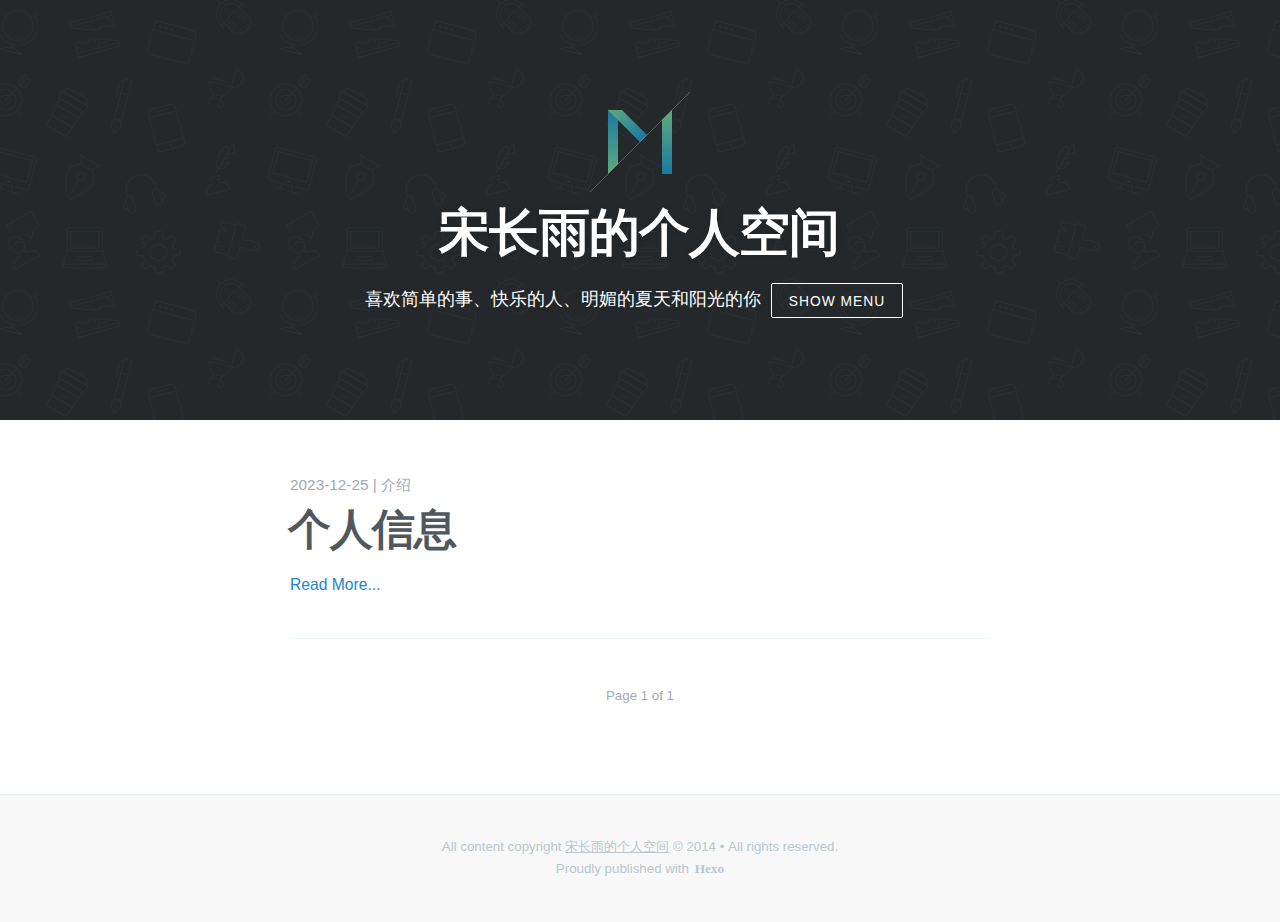
<file: index.html>
<!DOCTYPE html>
<html>

<head>
  <meta http-equiv="Content-Type" content="text/html" charset="UTF-8" >
  <meta http-equiv="X-UA-Compatible" content="IE=edge,chrome=1"/>
  <title>宋长雨的个人空间</title>
  <meta name="description" content="喜欢简单的事、快乐的人、明媚的夏天和阳光的你" />
  <meta name="HandheldFriendly" content="True" />
  <meta name="MobileOptimized" content="320" />
  <meta name="viewport" content="width=device-width, initial-scale=1.0" />
  <link rel="stylesheet" type="text/css" href="/css/screen.css" />
  <link rel="stylesheet" type="text/css" href="/css/style.css" />
  <meta name="generator" content="宋长雨的个人空间">

  
  
  

  
</head>

<!--
<body class="home-template">
-->
<body class="home-template">
<div id="perspective" class="perspective effect-movedown">
  <div class="container">
    <!-- wrapper -->
    <div class="wrapper">

      <header class="site-head"  style="background: #24282b url(/img/img-bg.jpg) 0 -20%" >
    <div class="vertical">
        <div class="site-head-content inner">
             <a class="blog-logo" href="/"><img src="/img/logo.svg" alt="Blog Logo"/></a> 
            <h1 class="blog-title">宋长雨的个人空间</h1>
            <h2 class="blog-description">喜欢简单的事、快乐的人、明媚的夏天和阳光的你<button id="showMenu">Show Menu</button></h2>
        </div>
    </div>
</header>

      
<main class="content" role="main">
  
  <article class="post">
    <header class="post-header">
      <span class="post-meta">
      <time datetime="2023-12-25T10:05:28.000Z" itemprop="datePublished">
          2023-12-25
      </time>
    
    
    | 
    <a href='/tags/介绍/'>介绍</a>
    
    
</span>
      <h2 class="post-title"><a href="/2023/12/25/个人信息/">个人信息</a></h2>
    </header>
    <section class="post-excerpt">
      <p>
      
        

      
      </p>
      
      <p>
          <a href="/2023/12/25/个人信息/" class="excerpt-link">Read More...</a>
      </p>
      
    </section>
  </article>
  
  <nav class="pagination" role="pagination">
    
    <span class="page-number">Page 1 of 1</span>
    
  </nav>
</main>


      
<footer class="site-footer">
  
  <div class="inner">
     <section class="copyright">All content copyright <a href="/">宋长雨的个人空间</a> &copy; 2014 &bull; All rights reserved.</section>
     <section class="poweredby">Proudly published with <a class="icon-ghost" target="_blank" rel="noopener" href="http://zespia.tw/hexo/">Hexo</a></section>
  </div>
</footer>

      <script src="//ajax.googleapis.com/ajax/libs/jquery/2.0.3/jquery.min.js"></script>

<script type="text/javascript" src="/js/jquery.fitvids.js"></script>
<script type="text/javascript" src="/js/index.js"></script>
<script type="text/javascript" src="/js/menu.js"></script>





  </div>
</div>

<nav  class="outer-nav top horizontal">

          <a class="icon-home"  href="/"><span>Home</span></a>

          <a class="icon-news"  href="/archive"><span>Archive</span></a>

          <a class="icon-image"  href="/images"><span>Images</span></a>

          <a class="icon-wiki"  href="/wiki/2014-10-28-wiki/"><span>Wiki</span></a>

          <a class="icon-Favorites"  href="/favorites"><span>Favorites</span></a>

          <a class="icon-mail"  href="/about/2014-09-11-mabao/"><span>Contact</span></a>

</nav>

</div>
</body>
</html>
</file>
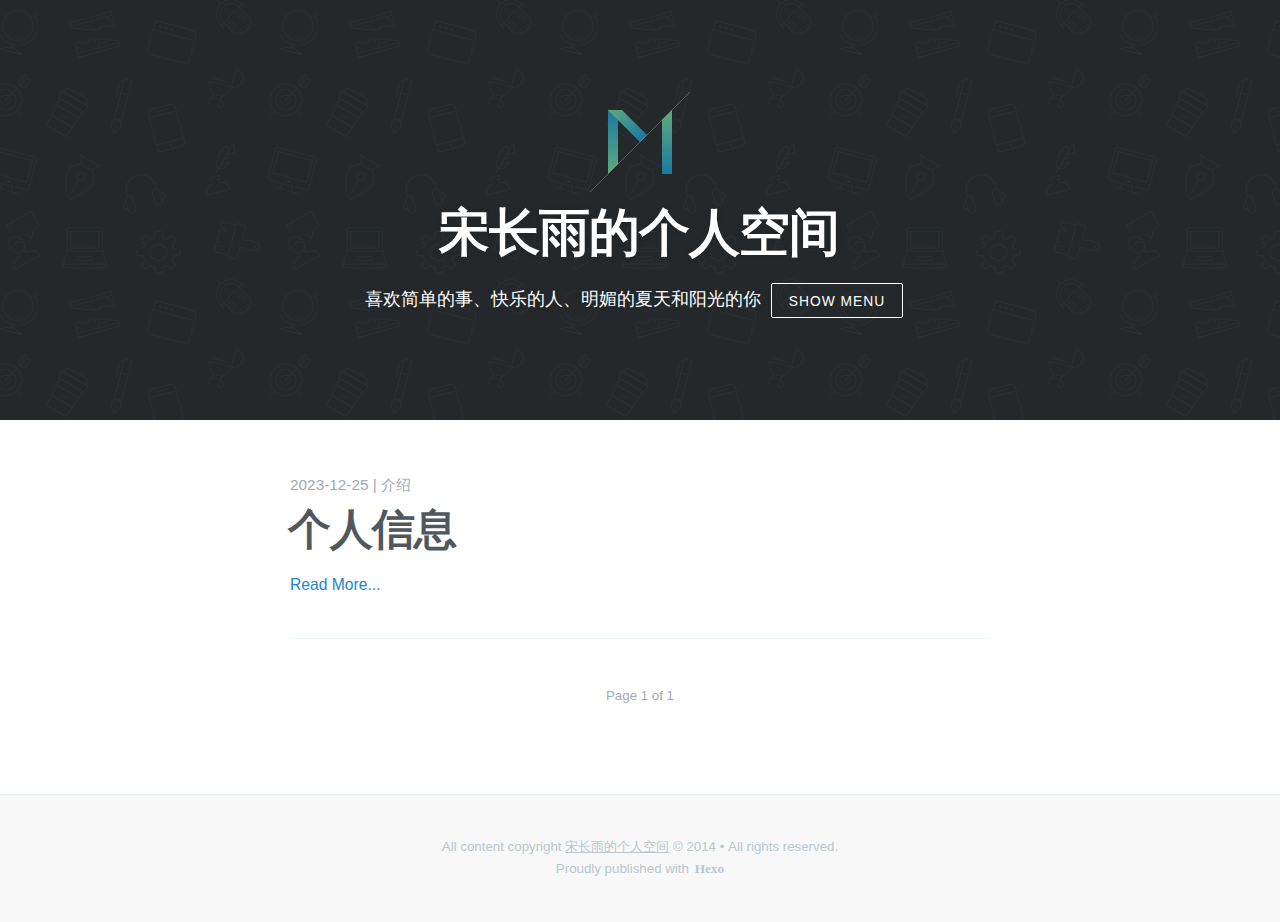
<file: archives/index.html>
<!DOCTYPE html>
<html>

<head>
  <meta http-equiv="Content-Type" content="text/html" charset="UTF-8" >
  <meta http-equiv="X-UA-Compatible" content="IE=edge,chrome=1"/>
  <title>Archives | 宋长雨的个人空间</title>
  <meta name="description" content="喜欢简单的事、快乐的人、明媚的夏天和阳光的你" />
  <meta name="HandheldFriendly" content="True" />
  <meta name="MobileOptimized" content="320" />
  <meta name="viewport" content="width=device-width, initial-scale=1.0" />
  <link rel="stylesheet" type="text/css" href="/css/screen.css" />
  <link rel="stylesheet" type="text/css" href="/css/style.css" />
  <meta name="generator" content="宋长雨的个人空间">

  
  
  

  
</head>

<!--
<body class="home-template">
-->
<body class="home-template">
<div id="perspective" class="perspective effect-movedown">
  <div class="container">
    <!-- wrapper -->
    <div class="wrapper">

      <header class="site-head"  style="background: #24282b url(/img/img-bg.jpg) 0 -20%" >
    <div class="vertical">
        <div class="site-head-content inner">
             <a class="blog-logo" href="/"><img src="/img/logo.svg" alt="Blog Logo"/></a> 
            <h1 class="blog-title">宋长雨的个人空间</h1>
            <h2 class="blog-description">喜欢简单的事、快乐的人、明媚的夏天和阳光的你<button id="showMenu">Show Menu</button></h2>
        </div>
    </div>
</header>

      
<main class="content" role="main">
  
  <article class="post">
    <header class="post-header">
      <span class="post-meta">
      <time datetime="2023-12-25T10:05:28.000Z" itemprop="datePublished">
          2023-12-25
      </time>
    
    
    | 
    <a href='/tags/介绍/'>介绍</a>
    
    
</span>
      <h2 class="post-title"><a href="/2023/12/25/个人信息/">个人信息</a></h2>
    </header>
    <section class="post-excerpt">
      <p>
      
        

      
      </p>
      
      <p>
          <a href="/2023/12/25/个人信息/" class="excerpt-link">Read More...</a>
      </p>
      
    </section>
  </article>
  
  <nav class="pagination" role="pagination">
    
    <span class="page-number">Page 1 of 1</span>
    
  </nav>
</main>


      
<footer class="site-footer">
  
  <div class="inner">
     <section class="copyright">All content copyright <a href="/">宋长雨的个人空间</a> &copy; 2014 &bull; All rights reserved.</section>
     <section class="poweredby">Proudly published with <a class="icon-ghost" target="_blank" rel="noopener" href="http://zespia.tw/hexo/">Hexo</a></section>
  </div>
</footer>

      <script src="//ajax.googleapis.com/ajax/libs/jquery/2.0.3/jquery.min.js"></script>

<script type="text/javascript" src="/js/jquery.fitvids.js"></script>
<script type="text/javascript" src="/js/index.js"></script>
<script type="text/javascript" src="/js/menu.js"></script>





  </div>
</div>

<nav  class="outer-nav top horizontal">

          <a class="icon-home"  href="/"><span>Home</span></a>

          <a class="icon-news"  href="/archive"><span>Archive</span></a>

          <a class="icon-image"  href="/images"><span>Images</span></a>

          <a class="icon-wiki"  href="/wiki/2014-10-28-wiki/"><span>Wiki</span></a>

          <a class="icon-Favorites"  href="/favorites"><span>Favorites</span></a>

          <a class="icon-mail"  href="/about/2014-09-11-mabao/"><span>Contact</span></a>

</nav>

</div>
</body>
</html>
</file>
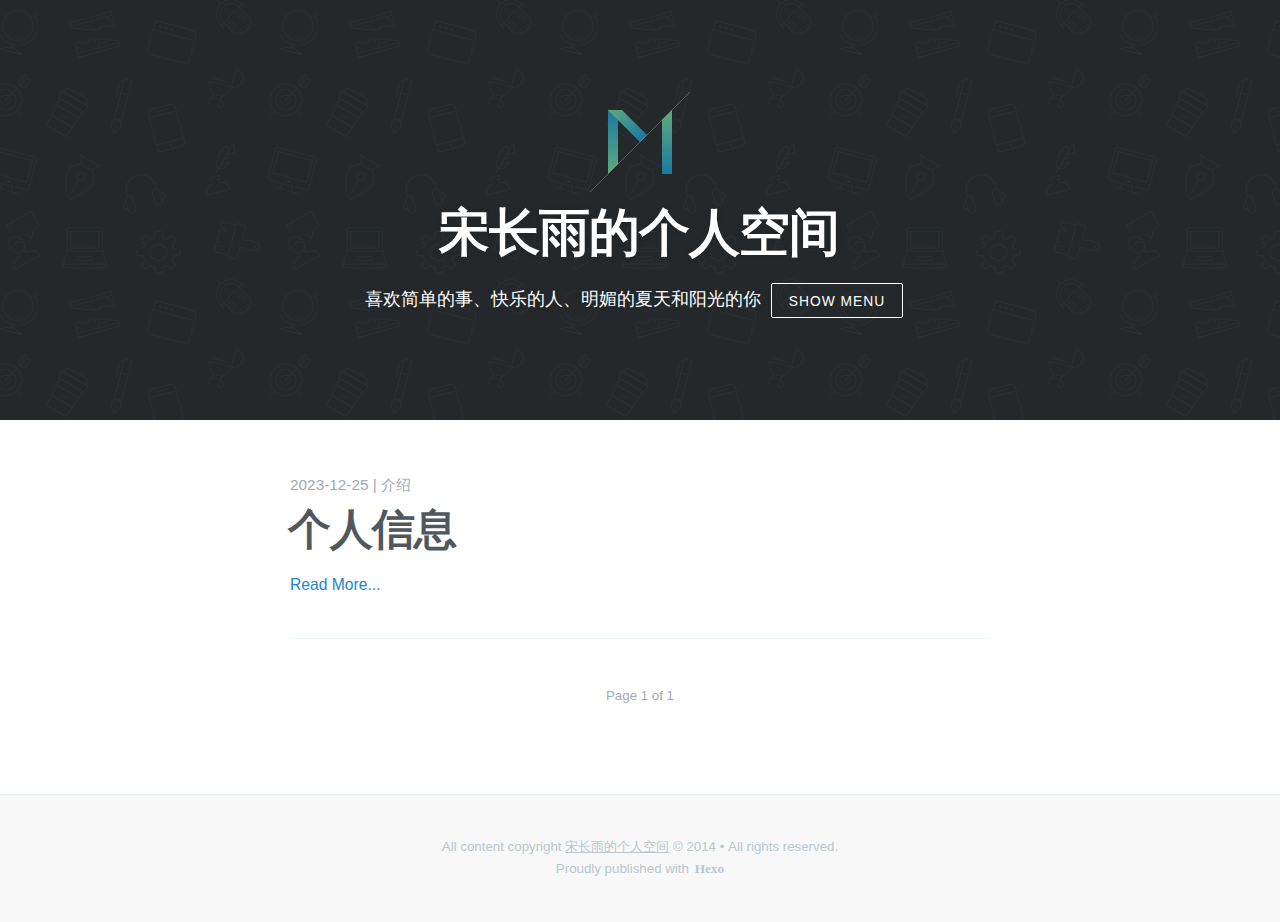
<file: archives/2023/index.html>
<!DOCTYPE html>
<html>

<head>
  <meta http-equiv="Content-Type" content="text/html" charset="UTF-8" >
  <meta http-equiv="X-UA-Compatible" content="IE=edge,chrome=1"/>
  <title>Archives: 2023 | 宋长雨的个人空间</title>
  <meta name="description" content="喜欢简单的事、快乐的人、明媚的夏天和阳光的你" />
  <meta name="HandheldFriendly" content="True" />
  <meta name="MobileOptimized" content="320" />
  <meta name="viewport" content="width=device-width, initial-scale=1.0" />
  <link rel="stylesheet" type="text/css" href="/css/screen.css" />
  <link rel="stylesheet" type="text/css" href="/css/style.css" />
  <meta name="generator" content="宋长雨的个人空间">

  
  
  

  
</head>

<!--
<body class="home-template">
-->
<body class="home-template">
<div id="perspective" class="perspective effect-movedown">
  <div class="container">
    <!-- wrapper -->
    <div class="wrapper">

      <header class="site-head"  style="background: #24282b url(/img/img-bg.jpg) 0 -20%" >
    <div class="vertical">
        <div class="site-head-content inner">
             <a class="blog-logo" href="/"><img src="/img/logo.svg" alt="Blog Logo"/></a> 
            <h1 class="blog-title">宋长雨的个人空间</h1>
            <h2 class="blog-description">喜欢简单的事、快乐的人、明媚的夏天和阳光的你<button id="showMenu">Show Menu</button></h2>
        </div>
    </div>
</header>

      
<main class="content" role="main">
  
  <article class="post">
    <header class="post-header">
      <span class="post-meta">
      <time datetime="2023-12-25T10:05:28.000Z" itemprop="datePublished">
          2023-12-25
      </time>
    
    
    | 
    <a href='/tags/介绍/'>介绍</a>
    
    
</span>
      <h2 class="post-title"><a href="/2023/12/25/个人信息/">个人信息</a></h2>
    </header>
    <section class="post-excerpt">
      <p>
      
        

      
      </p>
      
      <p>
          <a href="/2023/12/25/个人信息/" class="excerpt-link">Read More...</a>
      </p>
      
    </section>
  </article>
  
  <nav class="pagination" role="pagination">
    
    <span class="page-number">Page 1 of 1</span>
    
  </nav>
</main>


      
<footer class="site-footer">
  
  <div class="inner">
     <section class="copyright">All content copyright <a href="/">宋长雨的个人空间</a> &copy; 2014 &bull; All rights reserved.</section>
     <section class="poweredby">Proudly published with <a class="icon-ghost" target="_blank" rel="noopener" href="http://zespia.tw/hexo/">Hexo</a></section>
  </div>
</footer>

      <script src="//ajax.googleapis.com/ajax/libs/jquery/2.0.3/jquery.min.js"></script>

<script type="text/javascript" src="/js/jquery.fitvids.js"></script>
<script type="text/javascript" src="/js/index.js"></script>
<script type="text/javascript" src="/js/menu.js"></script>





  </div>
</div>

<nav  class="outer-nav top horizontal">

          <a class="icon-home"  href="/"><span>Home</span></a>

          <a class="icon-news"  href="/archive"><span>Archive</span></a>

          <a class="icon-image"  href="/images"><span>Images</span></a>

          <a class="icon-wiki"  href="/wiki/2014-10-28-wiki/"><span>Wiki</span></a>

          <a class="icon-Favorites"  href="/favorites"><span>Favorites</span></a>

          <a class="icon-mail"  href="/about/2014-09-11-mabao/"><span>Contact</span></a>

</nav>

</div>
</body>
</html>
</file>
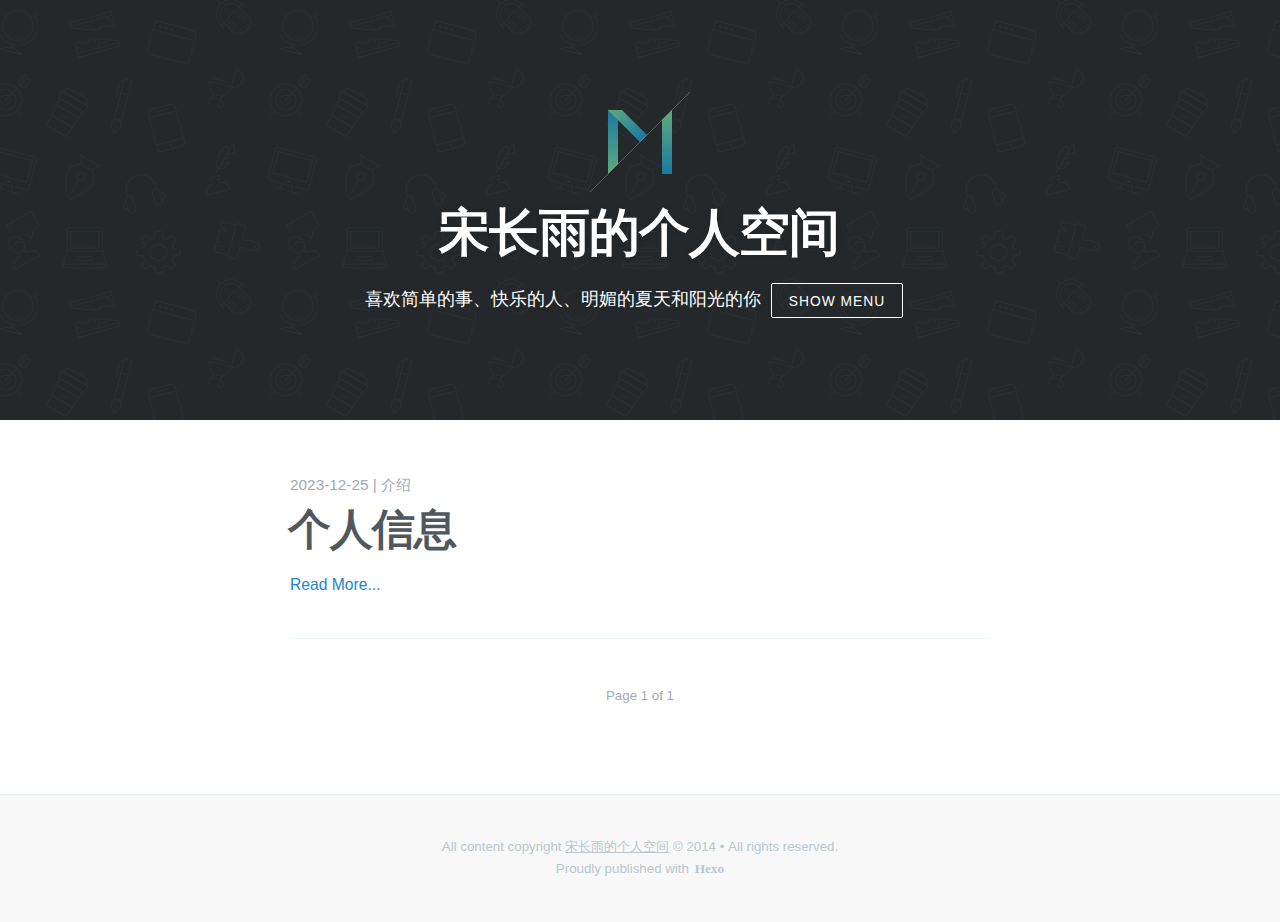
<file: tags/介绍/index.html>
<!DOCTYPE html>
<html>

<head>
  <meta http-equiv="Content-Type" content="text/html" charset="UTF-8" >
  <meta http-equiv="X-UA-Compatible" content="IE=edge,chrome=1"/>
  <title>Tag: 介绍 | 宋长雨的个人空间</title>
  <meta name="description" content="喜欢简单的事、快乐的人、明媚的夏天和阳光的你" />
  <meta name="HandheldFriendly" content="True" />
  <meta name="MobileOptimized" content="320" />
  <meta name="viewport" content="width=device-width, initial-scale=1.0" />
  <link rel="stylesheet" type="text/css" href="/css/screen.css" />
  <link rel="stylesheet" type="text/css" href="/css/style.css" />
  <meta name="generator" content="宋长雨的个人空间">

  
  
  

  
</head>

<!--
<body class="home-template">
-->
<body class="home-template">
<div id="perspective" class="perspective effect-movedown">
  <div class="container">
    <!-- wrapper -->
    <div class="wrapper">

      <header class="site-head"  style="background: #24282b url(/img/img-bg.jpg) 0 -20%" >
    <div class="vertical">
        <div class="site-head-content inner">
             <a class="blog-logo" href="/"><img src="/img/logo.svg" alt="Blog Logo"/></a> 
            <h1 class="blog-title">宋长雨的个人空间</h1>
            <h2 class="blog-description">喜欢简单的事、快乐的人、明媚的夏天和阳光的你<button id="showMenu">Show Menu</button></h2>
        </div>
    </div>
</header>

      
<main class="content" role="main">
  
  <article class="post">
    <header class="post-header">
      <span class="post-meta">
      <time datetime="2023-12-25T10:05:28.000Z" itemprop="datePublished">
          2023-12-25
      </time>
    
    
    | 
    <a href='/tags/介绍/'>介绍</a>
    
    
</span>
      <h2 class="post-title"><a href="/2023/12/25/个人信息/">个人信息</a></h2>
    </header>
    <section class="post-excerpt">
      <p>
      
        

      
      </p>
      
      <p>
          <a href="/2023/12/25/个人信息/" class="excerpt-link">Read More...</a>
      </p>
      
    </section>
  </article>
  
  <nav class="pagination" role="pagination">
    
    <span class="page-number">Page 1 of 1</span>
    
  </nav>
</main>


      
<footer class="site-footer">
  
  <div class="inner">
     <section class="copyright">All content copyright <a href="/">宋长雨的个人空间</a> &copy; 2014 &bull; All rights reserved.</section>
     <section class="poweredby">Proudly published with <a class="icon-ghost" target="_blank" rel="noopener" href="http://zespia.tw/hexo/">Hexo</a></section>
  </div>
</footer>

      <script src="//ajax.googleapis.com/ajax/libs/jquery/2.0.3/jquery.min.js"></script>

<script type="text/javascript" src="/js/jquery.fitvids.js"></script>
<script type="text/javascript" src="/js/index.js"></script>
<script type="text/javascript" src="/js/menu.js"></script>





  </div>
</div>

<nav  class="outer-nav top horizontal">

          <a class="icon-home"  href="/"><span>Home</span></a>

          <a class="icon-news"  href="/archive"><span>Archive</span></a>

          <a class="icon-image"  href="/images"><span>Images</span></a>

          <a class="icon-wiki"  href="/wiki/2014-10-28-wiki/"><span>Wiki</span></a>

          <a class="icon-Favorites"  href="/favorites"><span>Favorites</span></a>

          <a class="icon-mail"  href="/about/2014-09-11-mabao/"><span>Contact</span></a>

</nav>

</div>
</body>
</html>
</file>
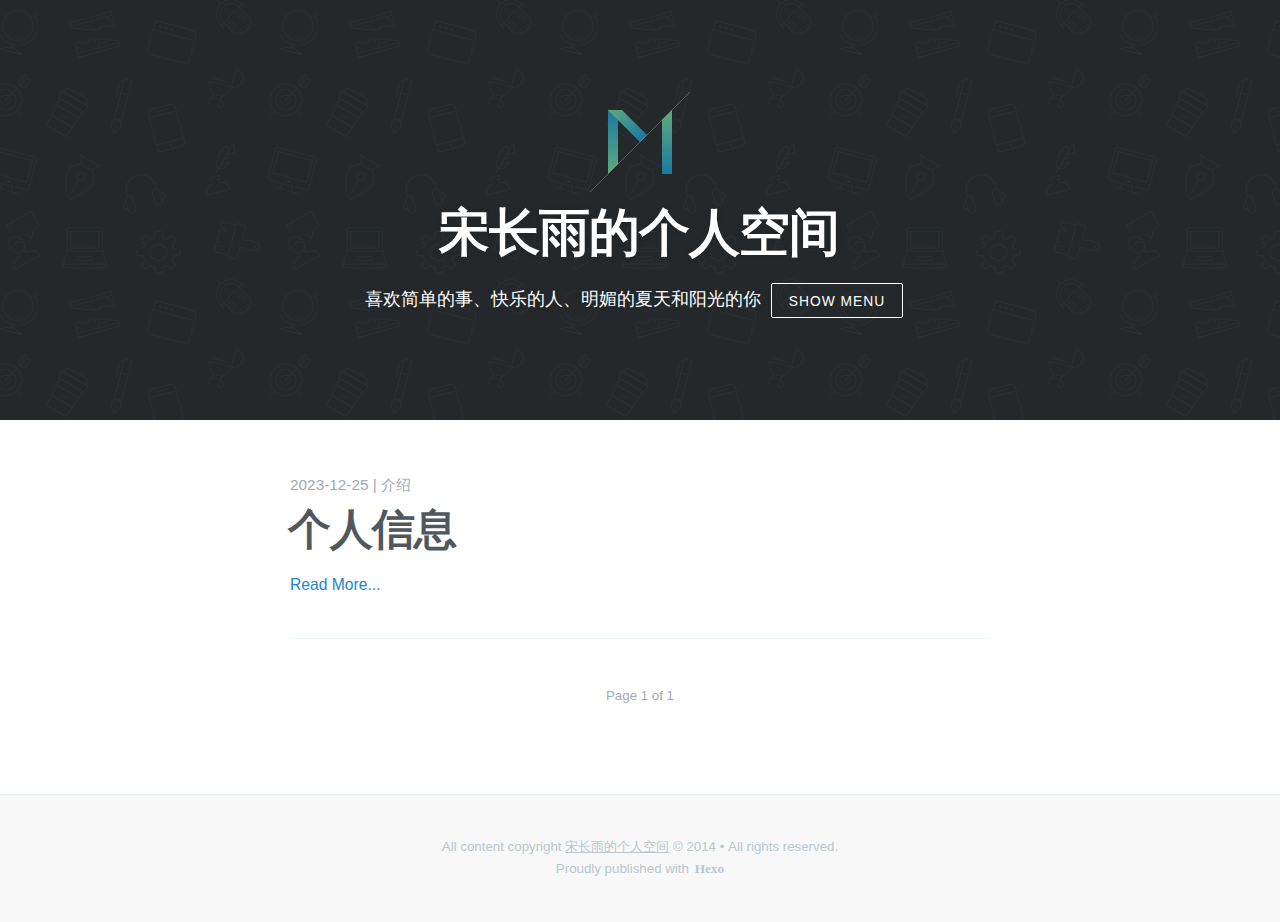
<file: archives/2023/12/index.html>
<!DOCTYPE html>
<html>

<head>
  <meta http-equiv="Content-Type" content="text/html" charset="UTF-8" >
  <meta http-equiv="X-UA-Compatible" content="IE=edge,chrome=1"/>
  <title>Archives: 2023/12 | 宋长雨的个人空间</title>
  <meta name="description" content="喜欢简单的事、快乐的人、明媚的夏天和阳光的你" />
  <meta name="HandheldFriendly" content="True" />
  <meta name="MobileOptimized" content="320" />
  <meta name="viewport" content="width=device-width, initial-scale=1.0" />
  <link rel="stylesheet" type="text/css" href="/css/screen.css" />
  <link rel="stylesheet" type="text/css" href="/css/style.css" />
  <meta name="generator" content="宋长雨的个人空间">

  
  
  

  
</head>

<!--
<body class="home-template">
-->
<body class="home-template">
<div id="perspective" class="perspective effect-movedown">
  <div class="container">
    <!-- wrapper -->
    <div class="wrapper">

      <header class="site-head"  style="background: #24282b url(/img/img-bg.jpg) 0 -20%" >
    <div class="vertical">
        <div class="site-head-content inner">
             <a class="blog-logo" href="/"><img src="/img/logo.svg" alt="Blog Logo"/></a> 
            <h1 class="blog-title">宋长雨的个人空间</h1>
            <h2 class="blog-description">喜欢简单的事、快乐的人、明媚的夏天和阳光的你<button id="showMenu">Show Menu</button></h2>
        </div>
    </div>
</header>

      
<main class="content" role="main">
  
  <article class="post">
    <header class="post-header">
      <span class="post-meta">
      <time datetime="2023-12-25T10:05:28.000Z" itemprop="datePublished">
          2023-12-25
      </time>
    
    
    | 
    <a href='/tags/介绍/'>介绍</a>
    
    
</span>
      <h2 class="post-title"><a href="/2023/12/25/个人信息/">个人信息</a></h2>
    </header>
    <section class="post-excerpt">
      <p>
      
        

      
      </p>
      
      <p>
          <a href="/2023/12/25/个人信息/" class="excerpt-link">Read More...</a>
      </p>
      
    </section>
  </article>
  
  <nav class="pagination" role="pagination">
    
    <span class="page-number">Page 1 of 1</span>
    
  </nav>
</main>


      
<footer class="site-footer">
  
  <div class="inner">
     <section class="copyright">All content copyright <a href="/">宋长雨的个人空间</a> &copy; 2014 &bull; All rights reserved.</section>
     <section class="poweredby">Proudly published with <a class="icon-ghost" target="_blank" rel="noopener" href="http://zespia.tw/hexo/">Hexo</a></section>
  </div>
</footer>

      <script src="//ajax.googleapis.com/ajax/libs/jquery/2.0.3/jquery.min.js"></script>

<script type="text/javascript" src="/js/jquery.fitvids.js"></script>
<script type="text/javascript" src="/js/index.js"></script>
<script type="text/javascript" src="/js/menu.js"></script>





  </div>
</div>

<nav  class="outer-nav top horizontal">

          <a class="icon-home"  href="/"><span>Home</span></a>

          <a class="icon-news"  href="/archive"><span>Archive</span></a>

          <a class="icon-image"  href="/images"><span>Images</span></a>

          <a class="icon-wiki"  href="/wiki/2014-10-28-wiki/"><span>Wiki</span></a>

          <a class="icon-Favorites"  href="/favorites"><span>Favorites</span></a>

          <a class="icon-mail"  href="/about/2014-09-11-mabao/"><span>Contact</span></a>

</nav>

</div>
</body>
</html>
</file>
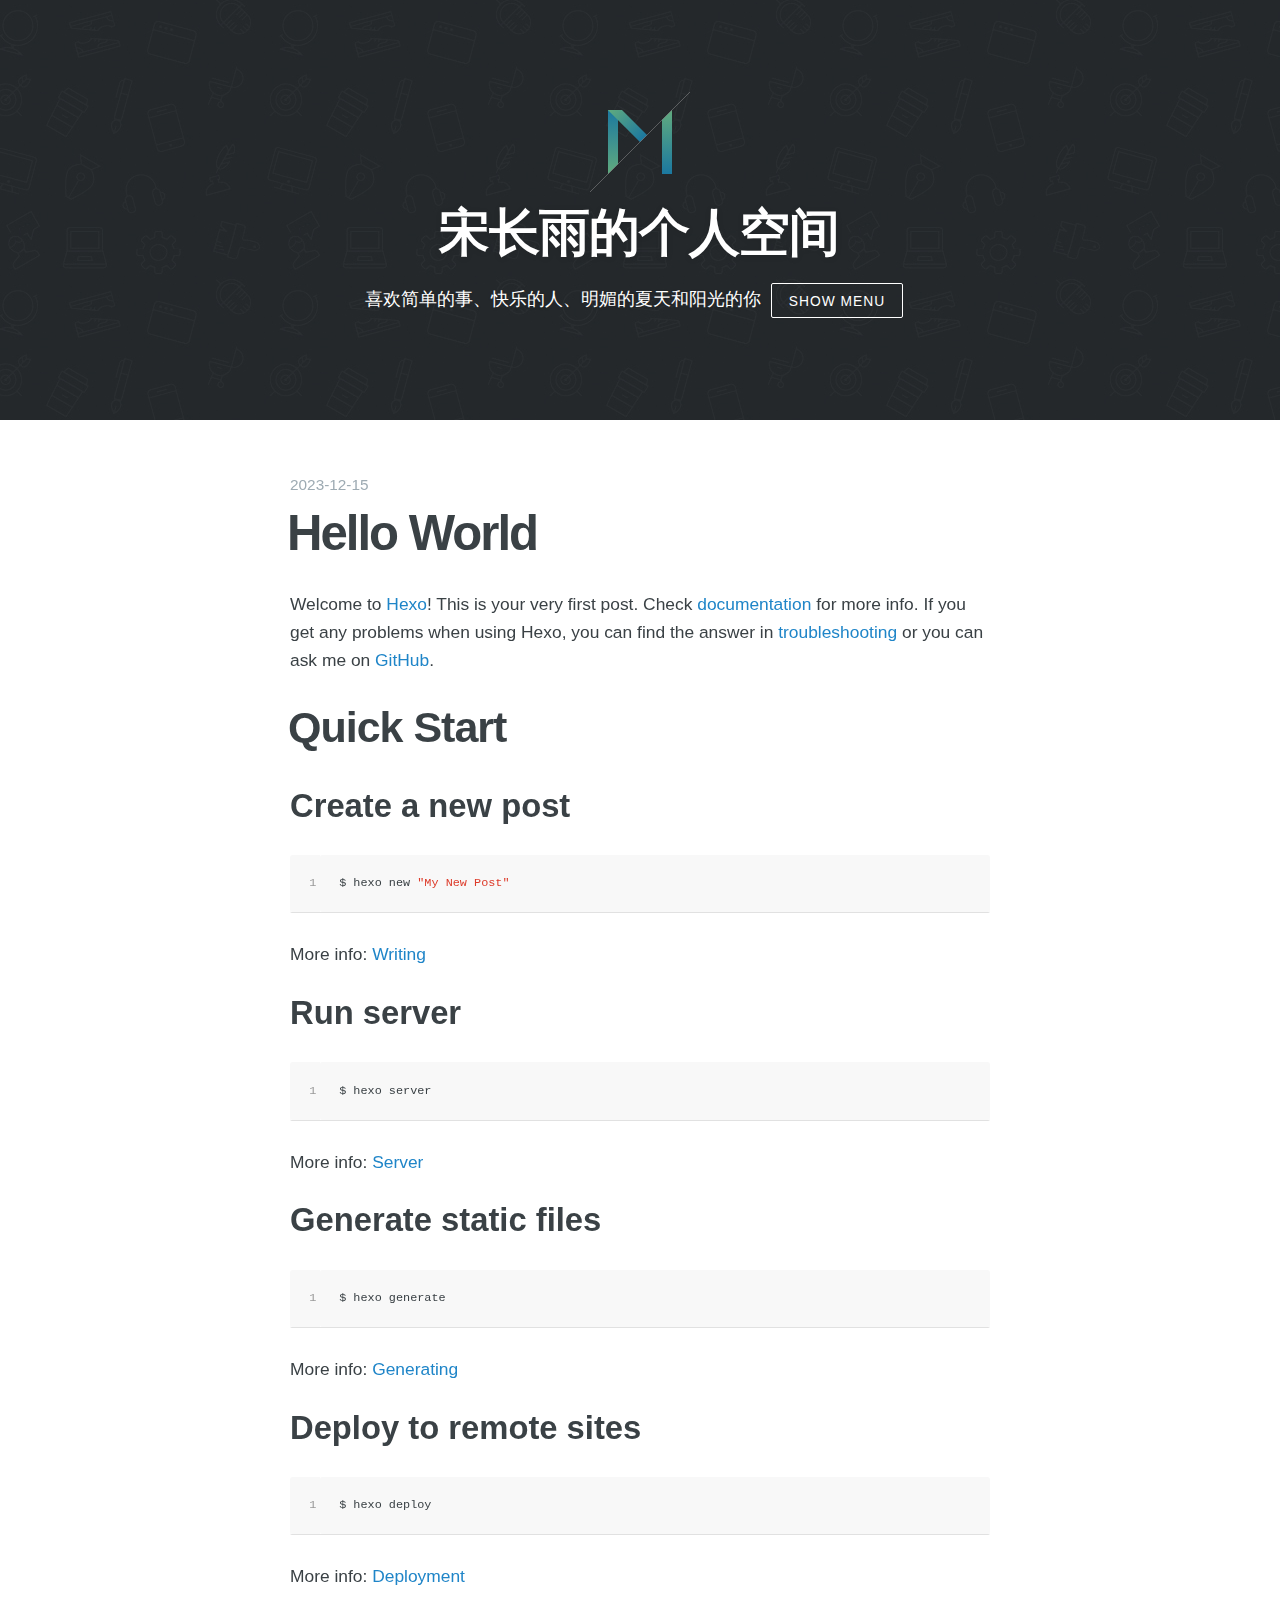
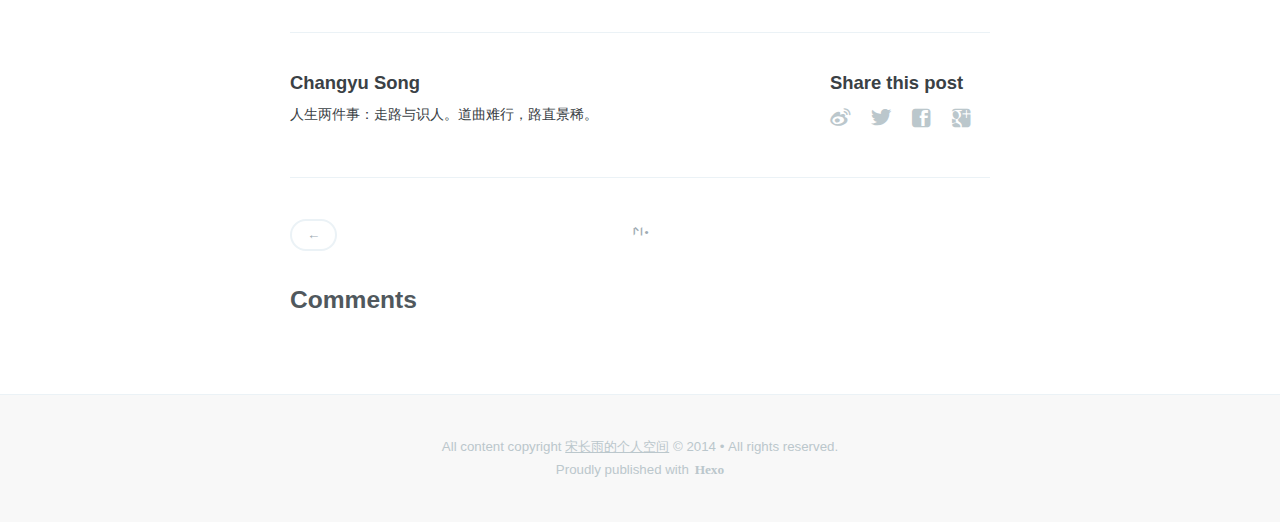
<file: 2023/12/15/hello-world/index.html>
<!DOCTYPE html>
<html>

<head>
  <meta http-equiv="Content-Type" content="text/html" charset="UTF-8" >
  <meta http-equiv="X-UA-Compatible" content="IE=edge,chrome=1"/>
  <title>Hello World | 宋长雨的个人空间</title>
  <meta name="description" content="喜欢简单的事、快乐的人、明媚的夏天和阳光的你" />
  <meta name="HandheldFriendly" content="True" />
  <meta name="MobileOptimized" content="320" />
  <meta name="viewport" content="width=device-width, initial-scale=1.0" />
  <link rel="stylesheet" type="text/css" href="/css/screen.css" />
  <link rel="stylesheet" type="text/css" href="/css/style.css" />
  <meta name="generator" content="宋长雨的个人空间">

  
  
  

  
</head>

<!--
<body class="post-template">
-->
<body class="home-template">
<div id="perspective" class="perspective effect-movedown">
  <div class="container">
    <!-- wrapper -->
    <div class="wrapper">

      <header class="site-head"  style="background: #24282b url(/img/img-bg.jpg) 0 -20%" >
    <div class="vertical">
        <div class="site-head-content inner">
             <a class="blog-logo" href="/"><img src="/img/logo.svg" alt="Blog Logo"/></a> 
            <h1 class="blog-title">宋长雨的个人空间</h1>
            <h2 class="blog-description">喜欢简单的事、快乐的人、明媚的夏天和阳光的你<button id="showMenu">Show Menu</button></h2>
        </div>
    </div>
</header>

      

<main class="content" role="main">
  <article class="post">
    <span class="post-meta">
      <time datetime="2023-12-15T06:20:37.249Z" itemprop="datePublished">
          2023-12-15
      </time>
    
</span>
    <h1 class="post-title">Hello World</h1>
    <section class="post-content">
      <p>Welcome to <a target="_blank" rel="noopener" href="https://hexo.io/">Hexo</a>! This is your very first post. Check <a target="_blank" rel="noopener" href="https://hexo.io/docs/">documentation</a> for more info. If you get any problems when using Hexo, you can find the answer in <a target="_blank" rel="noopener" href="https://hexo.io/docs/troubleshooting.html">troubleshooting</a> or you can ask me on <a target="_blank" rel="noopener" href="https://github.com/hexojs/hexo/issues">GitHub</a>.</p>
<h2 id="Quick-Start"><a href="#Quick-Start" class="headerlink" title="Quick Start"></a>Quick Start</h2><h3 id="Create-a-new-post"><a href="#Create-a-new-post" class="headerlink" title="Create a new post"></a>Create a new post</h3><figure class="highlight bash"><table><tr><td class="gutter"><pre><span class="line">1</span><br></pre></td><td class="code"><pre><span class="line">$ hexo new <span class="string">&quot;My New Post&quot;</span></span><br></pre></td></tr></table></figure>

<p>More info: <a target="_blank" rel="noopener" href="https://hexo.io/docs/writing.html">Writing</a></p>
<h3 id="Run-server"><a href="#Run-server" class="headerlink" title="Run server"></a>Run server</h3><figure class="highlight bash"><table><tr><td class="gutter"><pre><span class="line">1</span><br></pre></td><td class="code"><pre><span class="line">$ hexo server</span><br></pre></td></tr></table></figure>

<p>More info: <a target="_blank" rel="noopener" href="https://hexo.io/docs/server.html">Server</a></p>
<h3 id="Generate-static-files"><a href="#Generate-static-files" class="headerlink" title="Generate static files"></a>Generate static files</h3><figure class="highlight bash"><table><tr><td class="gutter"><pre><span class="line">1</span><br></pre></td><td class="code"><pre><span class="line">$ hexo generate</span><br></pre></td></tr></table></figure>

<p>More info: <a target="_blank" rel="noopener" href="https://hexo.io/docs/generating.html">Generating</a></p>
<h3 id="Deploy-to-remote-sites"><a href="#Deploy-to-remote-sites" class="headerlink" title="Deploy to remote sites"></a>Deploy to remote sites</h3><figure class="highlight bash"><table><tr><td class="gutter"><pre><span class="line">1</span><br></pre></td><td class="code"><pre><span class="line">$ hexo deploy</span><br></pre></td></tr></table></figure>

<p>More info: <a target="_blank" rel="noopener" href="https://hexo.io/docs/one-command-deployment.html">Deployment</a></p>

    </section>
    <footer class="post-footer">
      <section class="author">
    <h4>Changyu Song</h4>
    <p>人生两件事：走路与识人。道曲难行，路直景稀。</p>
</section>
      <section class="share">
    <h4>Share this post</h4>
    <a class="icon-sina-weibo" href="http://v.t.sina.com.cn/share/share.php?title=人生两件事：走路与识人。道曲难行，路直景稀。 ?url=http://example.com/2023/12/15/hello-world/" target="_blank">
        <span class="hidden">weibo</span>
    </a>
    <a class="icon-twitter" target="_blank" rel="noopener" href="http://twitter.com/share?url=http://example.com/2023/12/15/hello-world/"
       onclick="window.open(this.href, 'twitter-share', 'width=550,height=235');return false;">
        <span class="hidden">Twitter</span>
    </a>
    <a class="icon-facebook" target="_blank" rel="noopener" href="https://www.facebook.com/sharer/sharer.php?u=http://example.com/2023/12/15/hello-world/"
       onclick="window.open(this.href, 'facebook-share','width=580,height=296');return false;">
        <span class="hidden">Facebook</span>
    </a>
    <a class="icon-google-plus" target="_blank" rel="noopener" href="https://plus.google.com/share?url=http://example.com/2023/12/15/hello-world/"
       onclick="window.open(this.href, 'google-plus-share', 'width=490,height=530');return false;">
        <span class="hidden">Google+</span>
    </a>
</section>

    </footer>
  </article>
  <nav class="pagination" role="pagination">
    
    <a class="newer-posts" href="/2023/12/25/%E4%B8%AA%E4%BA%BA%E4%BB%8B%E7%BB%8D/">
        ← 
    </a>
    
    <span class="icon-logo">•</span>
    
</nav>

  <div id="comment" class="comments-area">
    <h4 class="title"><a href="#disqus_comments" name="disqus_comments">Comments</a></h4>
    
</div>

</main>


      
<footer class="site-footer">
  
  <div class="inner">
     <section class="copyright">All content copyright <a href="/">宋长雨的个人空间</a> &copy; 2014 &bull; All rights reserved.</section>
     <section class="poweredby">Proudly published with <a class="icon-ghost" target="_blank" rel="noopener" href="http://zespia.tw/hexo/">Hexo</a></section>
  </div>
</footer>

      <script src="//ajax.googleapis.com/ajax/libs/jquery/2.0.3/jquery.min.js"></script>

<script type="text/javascript" src="/js/jquery.fitvids.js"></script>
<script type="text/javascript" src="/js/index.js"></script>
<script type="text/javascript" src="/js/menu.js"></script>





  </div>
</div>

<nav  class="outer-nav top horizontal">

          <a class="icon-home"  href="/"><span>Home</span></a>

          <a class="icon-news"  href="/archive"><span>Archive</span></a>

          <a class="icon-image"  href="/images"><span>Images</span></a>

          <a class="icon-wiki"  href="/wiki/2014-10-28-wiki/"><span>Wiki</span></a>

          <a class="icon-Favorites"  href="/favorites"><span>Favorites</span></a>

          <a class="icon-mail"  href="/about/2014-09-11-mabao/"><span>Contact</span></a>

</nav>

</div>
</body>
</html>
</file>
<file: css/screen.css>
/* ==========================================================================
   Table of Contents
   ========================================================================== */

/*

    0.  Includes
    1.  Icons
    2.  General
    3.  Utilities
    4.  General
    5.  Single Post
    6.  Third Party Elements
    7.  Pagination
    8.  Footer
    9.  Media Queries (Tablet)
    10. Media Queries (Mobile)

 */

/* ==========================================================================
   0. Includes - Ground zero
   ========================================================================== */
@import url(normalize.css);
/* ==========================================================================
   1. Icons - Sets up the icon font and respective classes
   ========================================================================== */

/* Import the font file with the icons in it */
@font-face { font-family: 'icons'; src: url('../fonts/icons.eot'); src: url('../fonts/icons.eot?#iefix') format('embedded-opentype'),  url('../fonts/icons.woff') format('woff'),  url('../fonts/icons.ttf') format('truetype'),  url('../fonts/icons.svg#icons') format('svg'); font-weight: normal; font-style: normal; }
/* Apply these base styles to all icons */
.icon-ghost:before, .icon-feed:before, .icon-twitter:before, .icon-google-plus:before, .icon-facebook:before, .icon-sina-weibo{ font-family: 'icons'; speak: none; font-style: normal; font-weight: normal; font-variant: normal; text-transform: none; line-height: 1; -webkit-font-smoothing: antialiased; text-decoration: none; }
/* Each icon is created by inserting the corret character into the
   content of the :before pseudo element. Like a boss. */
.icon-ghost:before { content: "\e000"; }
.icon-feed:before { content: "\e631"; }
.icon-twitter:before { content: "\e630"; font-size: 1.1em; }
.icon-google-plus:before { content: "\e62d"; }
.icon-facebook:before { content: "\e62f"; }
.icon-sina-weibo:before { content: "\e666";font-size: 1.1em; }
/* ==========================================================================
   2. General - Setting up some base styles
   ========================================================================== */

html { height: 100%; max-height: 100%; font-size: 64%; }
body { height: 100%; max-height: 100%; font-family: 'Open Sans', 'Helvetica Neue', 'Helvetica', Arial, 'Hiragino Sans GB', 'Microsoft YaHei', 'SimSun', 'Droid Sans Fallback', sans-serif; font-size: 1.7rem; line-height: 1.6em; color: #3A4145; background: white; }

::-moz-selection {
 color: #222;
 background: #D6EDFF;
 text-shadow: none;
}
::selection { color: #fff; background: #FF4F93; text-shadow: none; }
h1, h2, h3, h4, h5, h6 { text-rendering: optimizeLegibility; line-height: 1; margin-top: 0; }
h1 { font-size: 4.8rem; line-height: 1.2em; letter-spacing: -2px; text-indent: -3px; }
h2 { font-size: 4.2rem; line-height: 1.2em; letter-spacing: -1px; text-indent: -2px; }
h3 { font-size: 3.2rem; }
h4 { font-size: 2.4rem; }
h5 { font-size: 1.8rem; }
h6 { font-size: 1.4rem; }
a { color: #1F85C8; text-decoration: none; transition: color ease 0.3s; outline: none; }
a:hover, a:focus { color: #3498DB; outline: none; }
h1 a, h2 a, h3 a, h4 a, h5 a, h6 a { color: #50585D; }
p, ul, ol, dl { margin: 1.6em 0; }
ol ol, ul ul, ul ol, ol ul { margin: 0.4em 0; }
dl dt { float: left; width: 180px; overflow: hidden; clear: left; text-align: right; text-overflow: ellipsis; white-space: nowrap; font-weight: bold; margin-bottom: 1em }
dl dd { margin-left: 200px; margin-bottom: 1em }
hr { display: block; height: 1px; border: 0; border-top: 1px solid #efefef; margin: 3.2em 0; padding: 0; }
blockquote { -moz-box-sizing: border-box; box-sizing: border-box; margin: 1.6em 0 1.6em -2.2em; padding: 0 0 0 1.6em; border-left: #ddd 0.4em solid; color: #777; }
blockquote p { margin: 0.8em 0; }
blockquote small { display: inline-block; margin: 0.8em 0 0.8em 1.5em; font-size: 0.9em; color: #ccc; }
blockquote small:before { content: '\2014 \00A0'; }
blockquote cite { font-weight: bold; }
blockquote cite a { font-weight: normal; }
mark { background-color: #ffc336; }
code, tt { padding: 1px 3px; font-family: Inconsolata, monospace, sans-serif; font-size: 0.85em; white-space: pre-wrap; border-bottom: 1px solid #e0e0e0; background: #f8f8f8; border-radius: 2px; }
pre { -moz-box-sizing: border-box; box-sizing: border-box; margin: 1.2em 0; border-bottom: 1px solid #e4e4e4; width: 100%; padding: 1.62em; font-family: Monaco, Menlo, Consolas, monospace, "Courier New", sans-serif; font-size: 0.85em; line-height: 1.6em; white-space: pre; overflow: auto; background: #f8f8f8; border-radius: 2px; }
pre code, tt { font-size: inherit; white-space: -moz-pre-wrap; white-space: pre-wrap; background: transparent; border: none; padding: 0; }
kbd { display: inline-block; margin-bottom: 0.4em; padding: 1px 8px; border: #ccc 1px solid; color: #666; text-shadow: #fff 0 1px 0; font-size: 0.9em; font-weight: bold; background: #f4f4f4; border-radius: 4px; box-shadow: 0 1px 0 rgba(0, 0, 0, 0.2),  0 1px 0 0 #fff inset; }
table { -moz-box-sizing: border-box; box-sizing: border-box; margin: 1.6em 0; width: 100%; max-width: 100%; background-color: transparent; }
table th, table td { padding: 8px; line-height: 20px; text-align: left; vertical-align: top;/* border-top: 1px solid #efefef; */
}
table th { color: #000; }
table caption + thead tr:first-child th, table caption + thead tr:first-child td, table colgroup + thead tr:first-child th, table colgroup + thead tr:first-child td, table thead:first-child tr:first-child th, table thead:first-child tr:first-child td { border-top: 0; }
table tbody + tbody { border-top: 2px solid #efefef; }
table table table { background-color: #fff; }
table tbody > tr:nth-child(odd) > td, table tbody > tr:nth-child(odd) > th { background-color: #f6f6f6; }
table.plain tbody > tr:nth-child(odd) > td, table.plain tbody > tr:nth-child(odd) > th { background: transparent; }
iframe, .fluid-width-video-wrapper { display: block; margin: 1.6em 0; }
/* When a video is inside the fitvids wrapper, drop the
margin on the iframe, cause it breaks stuff. */
.fluid-width-video-wrapper iframe { margin: 0; }
/* ==========================================================================
   3. Utilities - These things get used a lot
   ========================================================================== */

/* Hides shit */
.hidden { text-indent: -9999px; visibility: hidden; display: none; }
/* Creates a responsive wrapper that makes our content scale nicely */
.inner { position: relative; width: 80%; max-width: 700px; margin: 0 auto; }
/* Centres vertically yo. (IE8+) */
.vertical { display: table-cell; vertical-align: middle; }
/* ==========================================================================
   4. General - The main styles for the the theme
   ========================================================================== */

/* Big cover image on the home page */
.site-head { position: relative; display: table; width: 100%; height: 60%; margin-bottom: 5rem; text-align: center; color: #fff; background: #303538 no-repeat center center; background-size: cover; }
.blog-logo { text-decoration: none; }
/* Yo-logo. Yolo-go. Upload one in ghost/settings/ */
.blog-logo img { display: block; max-height: 100px; width: auto; margin: 0 auto; line-height: 0; }
/* The details of your blog. Defined in ghost/settings/ */
.blog-title { margin: 10px 0 10px 0; font-size: 5rem; letter-spacing: -1px; font-weight: bold; font-family: 'Open Sans', sans-serif; text-shadow: 0 1px 6px rgba(0,0,0,0.1); }
.blog-description { margin: 0; font-size: 1.8rem; line-height: 1.5em; font-weight: 300; font-family: 'Noto Serif', serif; letter-spacing: 0; text-shadow: 0 1px 3px rgba(0,0,0,0.15); }
/* Every post, on every page, gets this style on its <article> tag */
.post { position: relative; width: 80%; max-width: 700px; margin: 4rem auto; padding-bottom: 4rem; border-bottom: #EBF2F6 1px solid; word-break: break-word; hyphens: auto; }
/* Add a little circle in the middle of the border-bottom on our .post
   just for the lolz and stylepoints.
.post:after {
    display: block;
    content: "";
    width: 7px;
    height: 7px;
    border: #E7EEF2 1px solid;
    position: absolute;
    bottom: -5px;
    left: 50%;
    margin-left: -5px;
    background: #fff;
    -webkit-border-radius: 100%;
    -moz-border-radius: 100%;
    border-radius: 100%;
    box-shadow: #fff 0 0 0 5px;
} */

.post-title { margin: 0; }
.post-title a { text-decoration: none; }
.post-excerpt p { margin: 1.6rem 0 0 0; font-size: 0.9em; line-height: 1.6em; }
.post-meta { display: inline-block; margin: 0 0 5px 0; font-family: 'Open Sans', sans-serif; font-size: 1.5rem; color: #9EABB3; }
.post-meta a { color: #9EABB3; text-decoration: none; }
.post-meta a:hover { color: #2980B9;text-decoration: underline; }
.user-meta { position: relative; padding: 0.3rem 40px 0 100px; min-height: 77px; }
.user-image { position: absolute; top: 0; left: 0; }
.user-name { display: block; font-weight: bold; }
.user-bio { display: block; max-width: 440px; font-size: 1.4rem; line-height: 1.5em; }
.publish-meta { position: absolute; top: 0; right: 0; padding: 4.3rem 0 4rem 0; text-align: right; }
.publish-heading { display: block; font-weight: bold; }
.publish-date { display: block; font-size: 1.4rem; line-height: 1.5em; }
.comments-area { width: 80%; max-width: 700px; margin: 4rem auto; }
#comment h1 a { text-decoration: none; }
/* ==========================================================================
   5. Single Post - When you click on an individual post
   ========================================================================== */

/* Insert some mad padding up in the header for better spacing */
.post-template .post-header { padding: 60px 0; text-align: center; }
.post-template .site-head { color: #303538; border-bottom: #ebf2f6 1px solid; background: none !important; }
.post-template .site-head:after { position: absolute; bottom: -5px; left: 50%; display: block; width: 7px; height: 7px; margin-left: -5px; content: ''; border: #e7eef2 1px solid; -webkit-border-radius: 100%; -moz-border-radius: 100%; border-radius: 100%; background: #fff; box-shadow: #fff 0 0 0 5px; }
/* Keep large images within the bounds of the post-width */
.post-content img { display: block; max-width: 100%; margin: 0 auto; height: auto; }
/* The author credit area after the post */
.post-footer { position: relative; margin: 4rem 0 0 0; padding: 4rem 0 0 0; border-top: #EBF2F6 1px solid; }
.post-footer h4 { font-size: 1.8rem; margin: 0; }
.post-footer p { margin: 1rem 0; font-size: 1.4rem; line-height: 1.6em; }
/* Create some space to the right for the share links */
.post-footer .author { margin-right: 240px; }
/* Drop the share links in the space to the right.
   Doing it like this means it's easier for the author bio
   to be flexible at smaller screen sizes while the share
   links remain at a fixed width the whole time */
.post-footer .share { position: absolute; top: 4rem; right: 0; width: 160px; }
.post-footer .share a { font-size: 1.8rem; display: inline-block; margin: 1.4rem 1.6rem 1.6rem 0; color: #BBC7CC; text-decoration: none; }
.post-footer .share a:hover { color: #50585D; }
/* ==========================================================================
   6. Third Party Elements - Embeds from other services
   ========================================================================== */

/* Hexo: Youtube, other video container */

.video-container { position: relative; padding-top: 56.25%; height: 0; overflow: hidden; }
.video-container iframe, .video-container object, .video-container embed { position: absolute; top: 0; left: 0; width: 100%; height: 100%; margin-top: 0; }
/* Hexo: Syntax Highlighter */

figure.highlight { background: #fff; border-radius: 2px; border-bottom: 1px solid #e1e1e1; line-height: 1.45em; font-size: .8em; margin-bottom: 1em; overflow: auto; white-space: pre; word-wrap: normal; }
figure.highlight figcaption { padding: 8px 10px; font-size: .8em; }
figure.highlight table { margin: 0; }
figure.highlight table > tbody > tr > td { padding: 0; background: #fff !important; }
figure.highlight table > tbody > tr > td.gutter { max-width: 30px; width: 30px; text-align: left; color: #999; }
figure.highlight pre { border: none; margin: 0; }
/* Theme: Solarized - Github
 * More theme here: http://softwaremaniacs.org/media/soft/highlight/test.html
 */
pre .comment, pre .template_comment, .diff pre .header, pre .javadoc { color: #999; font-style: italic }
pre .keyword, .css .rule pre .keyword, pre .winutils, .javascript pre .title, .nginx pre .title, pre .subst, pre .request, pre .status { color: #4a4a4a; font-weight: bold }
pre .number, pre .hexcolor, .ruby pre .constant { color: #099; }
pre .string, pre .tag pre .value, pre .phpdoc, .tex pre .formula { color: #dd3c2b }
pre .title, pre .id, .coffeescript pre .params, .scss pre .preprocessor { color: #900; font-weight: bold }
.javascript pre .title, .lisp pre .title, .clojure pre .title, pre .subst { font-weight: normal }
pre .class pre .title, .haskell pre .type, .vhdl pre .literal, .tex pre .command { color: #458; font-weight: bold }
pre .tag, pre .tag pre .title, pre .rules pre .property, .django pre .tag pre .keyword { color: #000080; font-weight: normal }
pre .attribute, pre .variable, .lisp pre .body { color: #008080 }
pre .regexp { color: #009926 }
pre .symbol, .ruby pre .symbol pre .string, .lisp pre .keyword, .tex pre .special, pre .prompt { color: #990073 }
pre .built_in, .lisp pre .title, .clojure pre .built_in { color: #0086b3 }
pre .preprocessor, pre .pragma, pre .pi, pre .doctype, pre .shebang, pre .cdata { color: #999; font-weight: bold }
pre .deletion { background: #fdd }
pre .addition { background: #dfd }
.diff pre .change { background: #0086b3 }
pre .chunk { color: #aaa }
/* Github */

.gist table { margin: 0; font-size: 1.4rem; }
.gist .line-number { min-width: 25px; font-size: 1.1rem; }
/* ==========================================================================
   7. Pagination - Tools to let you flick between pages
   ========================================================================== */

/* The main wrapper for our pagination links */
.pagination { position: relative; width: 80%; max-width: 700px; margin: 4rem auto; font-family: 'Open Sans', sans-serif; font-size: 1.3rem; color: #9EABB3; text-align: center; }
.pagination a { color: #9EABB3; }
/* Push the previous/next links out to the left/right */
.older-posts, .newer-posts { position: absolute; display: inline-block; padding: 0 15px; border: #EBF2F6 2px solid; text-decoration: none; border-radius: 30px; transition: border ease 0.3s; }
.older-posts { right: 0; }
.page-number { display: inline-block; padding: 2px 0; }
.newer-posts { left: 0; }
.older-posts:hover, .newer-posts:hover { border-color: #9EABB3; color: #ff8d66; }
/* ==========================================================================
   8. Footer - The bottom of every page
   ========================================================================== */

.site-footer { position: relative; margin: 8rem 0 0 0; padding: 4rem 0; border-top: #EBF2F6 1px solid; font-family: 'Open Sans', sans-serif; font-size: 1.3rem; line-height: 1.7em; color: #BBC7CC; text-align: center; background: #f8f8f8; }
.site-footer a { color: #BBC7CC; text-decoration: underline; }
.site-footer a:hover { color: #50585D; }
.poweredby .icon-ghost { font-weight: 700; text-decoration: none; }
.poweredby .icon-ghost:hover { text-decoration: none; }
.poweredby .icon-ghost:before { font-size: 1rem; margin-right: 0.2em; }
/* The subscribe icon on the footer */
.subscribe { width: 28px; height: 28px; position: absolute; top: -14px; left: 50%; margin-left: -15px; border: #EBF2F6 1px solid; text-align: center; line-height: 2.4rem; border-radius: 50px; background: #fff; transition: box-shadow 0.5s; }
/* The RSS icon, inserted via icon font */
.subscribe:before { color: #D2DEE3; font-size: 10px; position: absolute; top: 9px; left: 9px; font-weight: bold; transition: color 0.5s ease; }
/* Add a box shadow to on hover */
.subscribe:hover { box-shadow: rgba(0,0,0,0.05) 0 0 0 3px; transition: box-shadow 0.25s; }
.subscribe:hover:before { color: #50585D; }
/* CSS tooltip saying "Subscribe!" - initially hidden */
.tooltip { opacity: 0; display: inline-block; padding: 4px 8px 5px 8px; position: absolute; top: -23px; left: -21px; color: rgba(255,255,255,0.9); font-size: 1.1rem; line-height: 1em; text-align: center; background: #50585D; border-radius: 20px; box-shadow: 0 1px 4px rgba(0,0,0,0.1); transition: opacity 0.3s ease, top 0.3s ease; }
/* The little chiclet arrow under the tooltip, pointing down */
.tooltip:after { content: ""; border-width: 5px 5px 0 5px; border-style: solid; border-color: #50585D transparent; display: block; position: absolute; bottom: -4px; left: 50%; margin-left: -5px; z-index: 220; width: 0; }
/* On hover, show the tooltip! */
.subscribe:hover .tooltip { opacity: 1; top: -33px; }

/* ==========================================================================
   9. Media Queries - Smaller than 900px
   ========================================================================== */

@media only screen and (max-width: 900px) {
blockquote { margin-left: 0; }
.site-head { -webkit-box-sizing: border-box; -moz-box-sizing: border-box; box-sizing: border-box; height: auto; min-height: 240px; padding: 15% 0; }
.blog-title { font-size: 4rem; letter-spacing: -1px; }
.blog-description { font-size: 1.7rem; line-height: 1.5em; }
.post { font-size: 0.9em; line-height: 1.6em; }
.post-template .post { padding-bottom: 1rem; }
.post-template .post-header { padding: 40px 0; }
h1 { font-size: 4.8rem; text-indent: -2px; }
h2 { font-size: 4rem; }
h3 { font-size: 3.2rem; }
h4 { font-size: 2.4rem; }
}

/* ==========================================================================
   10. Media Queries - Smaller than 500px
   ========================================================================== */


@media only screen and (max-width: 500px) {
.blog-logo img { max-height: 80px; }
.inner,  .pagination { width: auto; margin-left: 16px; margin-right: 16px; }
.post { width: auto; margin-left: 16px; margin-right: 16px; font-size: 0.8em; line-height: 1.6em; }
.site-head { padding: 10% 0; }
.blog-title { font-size: 3rem; }
.blog-description { font-size: 1.5rem; }
h1, h2 { font-size: 3rem; line-height: 1.1em; letter-spacing: -1px; }
h3 { font-size: 2.8rem; }
h4 { font-size: 2.3rem; }
.post-template .post-header { padding: 30px 0; }
.post-meta { font-size: 1.3rem; }
.post-footer { padding: 4rem 0; text-align: center; }
.post-footer .author { margin: 0 2rem 2rem 0; padding: 0 0 1.6rem 0; border-bottom: #EBF2F6 1px dashed; }
.post-footer .share { position: static; width: auto; }
.post-footer .share a { margin: 1.4rem 0.8rem 0 0.8rem; }
.older-posts,  .newer-posts { position: static; margin: 10px 0; }
.page-number { display: block; }
.site-footer { margin-top: 6rem; font-size: 1.1rem; }
}

/* ==========================================================================
   End of file. Media queries should be the last thing here. Do not add stuff
   below this point, or it will probably fuck everything up.
   ========================================================================== */
</file>
<file: css/style.css>
@charset "UTF-8";
/* CSS Document */
.site-head { min-height: 420px; }
button { border: none; padding: 0.6em 1.2em; background: #a9a9a9; color: #fff; font-family: Arial, sans-serif; font-size: 1em; letter-spacing: 1px; text-transform: uppercase; cursor: pointer; display: inline-block; margin: 10px; border-radius: 2px; font-weight: 400; outline: none; }
button { font-size: 75%; background: none; border: 1px #fff solid; }
button:hover, button:active { background: rgba(0,0,0,0.2); }
/*add p2*/
.perspective { width: 100%; height: 100%; }
.perspective { background: #aaa; position: relative; }
.container { background: #fff; min-height: 100%; position: relative; outline: 1px solid rgba(0, 0, 0, 0); z-index: 10; -webkit-transform: translateZ(0) translateX(0) rotateY(0deg); /* reset transforms (Chrome bug) */ transform: translateZ(0) translateX(0) rotateY(0deg); }
.container::after { content: ''; position: absolute; top: 0; left: 0; width: 100%; height: 0px; opacity: 0; background: rgba(0, 0, 0, 0.2);  /* the transition delay of the height needs to be synced with the container transition time */ -webkit-transition: opacity 0.4s, height 0s 0.4s; transition: opacity 0.4s, height 0s 0.4s; }
.wrapper { position: relative; }
.component { margin: 0 auto; width: 60%; text-align: justify; font-size: 1.5em; }
/* Modal view */
.perspective.modalview { position: fixed; -webkit-perspective: 1000px; perspective: 1000px; }
.modalview .container { position: absolute; overflow: hidden; width: 100%; height: 100%; cursor: pointer; -webkit-backface-visibility: hidden; backface-visibility: hidden; }
.modalview .wrapper { -webkit-transform: translateZ(-1px); /* solves a rendering bug in Chrome on Windows */ }
.animate .container::after { opacity: 1; height: 101%; -webkit-transition: opacity 0.3s; transition: opacity 0.3s; }
/* Outer Nav */
.outer-nav { position: absolute; height: auto; font-size: 2em; }
.outer-nav.vertical { top: 50%; -webkit-transform: translateY(-50%); transform: translateY(-50%); -webkit-transform-style: preserve-3d; transform-style: preserve-3d; }
.outer-nav.horizontal { left: 50%; width: 75%; max-width: 900px; text-align: center; -webkit-transform: translateX(-50%); transform: translateX(-50%); }
.outer-nav.left { left: 25%; }
.outer-nav.right { right: 25%; }
.outer-nav.top { top: 25%; }
.outer-nav.bottom { bottom: 25%; }
.outer-nav a { display: inline-block; white-space: nowrap; font-weight: 300; margin: 0 0 30px 0; color: #fff;
   -webkit-transition: color 0.3s; transition: color 0.3s; -webkit-transform-style: preserve-3d; transform-style: preserve-3d; }
.outer-nav a:hover { color: #ffdccd; }
.outer-nav.vertical a { display: block; }
.outer-nav.horizontal a { margin: 15px 20px; }
.outer-nav a::before {
  display: inline-block;
  font-family: 'icons'; speak: none;
  font-style: normal;
  font-weight: normal;
  font-variant: normal;
  text-transform: none;
  line-height: 1;
  margin-right: 10px;
  -webkit-font-smoothing: antialiased; -moz-osx-font-smoothing: grayscale; -webkit-backface-visibility: hidden; backface-visibility: hidden; }
.outer-nav a span{  font-family: 'Open Sans', 'Helvetica Neue', 'Helvetica', Arial, 'Hiragino Sans GB', 'Microsoft YaHei', 'Droid Sans Fallback', sans-serif;  font-weight: 300; }

.icon-news::before { content: "\e606" }
.icon-home::before { content: "\e601" }
.icon-image::before { content: "\e602" }
.icon-wiki::before { content: "\e607" }
.icon-mail::before { content: "\e605" }
.icon-lock::before { content: "\e60e" }
.icon-chart-pie::before { content: "\e612" }
/* Effect Move Down */
.effect-movedown { background: #34495e; }
.effect-movedown .container { -webkit-transition: -webkit-transform 0.4s; transition: transform 0.4s; -webkit-transform-origin: 50% 50%; transform-origin: 50% 50%; }
.effect-movedown .container::after { background: rgba(52, 73, 94, 0.5); }
.effect-movedown.animate .container { -webkit-transform: translateY(100%) translateZ(-1500px); transform: translateY(100%) translateZ(-1500px); }
.no-csstransforms3d .effect-movedown.animate .container { top: 75%; }
.effect-movedown .outer-nav a { opacity: 0; -webkit-transform: translateY(-20px); transform: translateY(-20px); -webkit-transition: -webkit-transform 0.4s, opacity 0.4s; transition: transform 0.4s, opacity 0.4s; }
.effect-movedown .outer-nav a:hover { color: #fbb44f; }
.effect-movedown.animate .outer-nav a { opacity: 1; -webkit-transform: translateY(0); transform: translateY(0); }
.effect-movedown.animate .outer-nav a:nth-child(2) { -webkit-transition-delay: 0.04s; transition-delay: 0.04s; }
.effect-movedown.animate .outer-nav a:nth-child(3) { -webkit-transition-delay: 0.08s; transition-delay: 0.08s; }
.effect-movedown.animate .outer-nav a:nth-child(4) { -webkit-transition-delay: 0.12s; transition-delay: 0.12s; }
.effect-movedown.animate .outer-nav a:nth-child(5) { -webkit-transition-delay: 0.16s; transition-delay: 0.16s; }
.effect-movedown.animate .outer-nav a:nth-child(6) { -webkit-transition-delay: 0.2s; transition-delay: 0.2s; }
.effect-movedown.animate .outer-nav a:nth-child(7) { -webkit-transition-delay: 0.24s; transition-delay: 0.24s; }

/* Media Queries */
@media screen and (max-width: 77em) {
.outer-nav.top { top: 15%; }
.outer-nav.bottom { bottom: 15%; }
}

@media screen and (max-width: 36.625em), screen and (max-height: 41.75em) {
.outer-nav.top { top: 5%; }
.outer-nav.bottom { bottom: 5%; }
.outer-nav.horizontal { font-size: 1.7em; width: 6.2em; }
.outer-nav.horizontal a { display: block; text-align: left; }/* Special Case */
.effect-rotatetop .outer-nav.horizontal { width: 95%; bottom: auto; top: 50%; }
.effect-rotatetop .outer-nav.horizontal a { display: inline-block; }
}

@media screen and (max-width: 31em), screen and (max-height: 36.2em) {
.outer-nav.horizontal, .outer-nav.vertical { font-size: 1.2em; width: 6.8em; }
.outer-nav.right { right: auto; left: 50%; }
}

@media screen and (max-height: 31.6em) {
.outer-nav a { margin-bottom: 20px; }
}
/*fonticons*/
[class^="icon-"], [class*=" icon-"] { font-family: 'icons'; speak: none; font-style: normal; font-weight: normal; font-variant: normal; text-transform: none; line-height: 1; /* Better Font Rendering =========== */
-webkit-font-smoothing: antialiased; -moz-osx-font-smoothing: grayscale; }
.icon-Favorites:before { content: "\e600"; }.icon-logo:before { content: "\e608"; }
.icon-newspaper:before { content: "\e609"; }.icon-dice:before { content: "\e60a"; }
.icon-pacman:before { content: "\e60b"; }.icon-book:before { content: "\e60c"; }
.icon-paste:before { content: "\e60d"; }.icon-qrcode:before { content: "\e603"; }.icon-calculate:before { content: "\e60e"; }
.icon-address-book:before { content: "\e604"; }.icon-notebook:before { content: "\e60f"; }.icon-users:before { content: "\e610"; }.icon-binoculars:before { content: "\e611"; }.icon-pie:before { content: "\e612"; }
.icon-food:before { content: "\e613"; }.icon-earth:before { content: "\e614"; }.icon-link:before { content: "\e615"; }.icon-flag:before { content: "\e616"; }.icon-attachment:before { content: "\e617"; }
.icon-eye:before { content: "\e618"; }.icon-eye-blocked:before { content: "\e619"; }
.icon-eye2:before { content: "\e61a"; }
.icon-bookmarks:before { content: "\e61b"; }
.icon-star:before { content: "\e61c"; }
.icon-heart:before { content: "\e61d"; }
.icon-heart-broken:before { content: "\e61e"; }
.icon-happy:before { content: "\e61f"; }
.icon-smiley:before { content: "\e620"; }
.icon-tongue:before { content: "\e621"; }
.icon-sad:before { content: "\e622"; }
.icon-wink:before { content: "\e623"; }
.icon-grin:before { content: "\e624"; }
.icon-cool:before { content: "\e625"; }
.icon-angry:before { content: "\e626"; }
.icon-evil:before { content: "\e627"; }
.icon-shocked:before { content: "\e628"; }
.icon-crop:before { content: "\e629"; }
.icon-scissors:before { content: "\e62a"; }
.icon-console:before { content: "\e62b"; }
.icon-googleplus:before { content: "\e62c"; }
.icon-googleplus2:before { content: "\e62d"; }
.icon-google-drive:before { content: "\e62e"; }
.icon-facebook:before { content: "\e62f"; }
.icon-twitter:before { content: "\e630"; }
.icon-feed:before { content: "\e631"; }
.icon-vimeo2:before { content: "\e632"; }
.icon-flickr:before { content: "\e633"; }
.icon-picassa:before { content: "\e634"; }
.icon-dribbble:before { content: "\e635"; }
.icon-github:before { content: "\e636"; }
.icon-apple:before { content: "\e637"; }
.icon-android:before { content: "\e638"; }
.icon-file-pdf:before { content: "\e639"; }
.icon-file-openoffice:before { content: "\e63a"; }
.icon-file-word:before { content: "\e63b"; }
.icon-file-excel:before { content: "\e63c"; }
.icon-file-zip:before { content: "\e63d"; }
.icon-file-powerpoint:before { content: "\e63e"; }
.icon-file-xml:before { content: "\e63f"; }
.icon-file-css:before { content: "\e640"; }
.icon-html5:before { content: "\e641"; }
.icon-html52:before { content: "\e642"; }
.icon-css3:before { content: "\e643"; }
.icon-chrome:before { content: "\e644"; }
.icon-firefox:before { content: "\e645"; }
.icon-IE:before { content: "\e646"; }
.icon-opera:before { content: "\e647"; }
.icon-safari:before { content: "\e648"; }
.icon-IcoMoon:before { content: "\e649"; }
.icon-new:before { content: "\e64a"; }
.icon-language:before { content: "\e64b"; }
.icon-cc:before { content: "\e64c"; }
.icon-cc-by:before { content: "\e64d"; }
.icon-cc-nc:before { content: "\e64e"; }
.icon-cc-nc-eu:before { content: "\e64f"; }
.icon-cc-nc-jp:before { content: "\e650"; }
.icon-cc-sa:before { content: "\e651"; }
.icon-cc-nd:before { content: "\e652"; }
.icon-cc-pd:before { content: "\e653"; }
.icon-flickr2:before { content: "\e654"; }
.icon-vimeo:before { content: "\e655"; }
.icon-twitter2:before { content: "\e656"; }
.icon-facebook2:before { content: "\e657"; }
.icon-googleplus3:before { content: "\e658"; }
.icon-tumblr:before { content: "\e659"; }
.icon-dribbble2:before { content: "\e65a"; }
.icon-stumbleupon:before { content: "\e65b"; }
.icon-rdio:before { content: "\e65c"; }
.icon-spotify:before { content: "\e65d"; }
.icon-qq:before { content: "\e65e"; }
.icon-instagram:before { content: "\e65f"; }
.icon-dropbox:before { content: "\e660"; }
.icon-evernote:before { content: "\e661"; }
.icon-flattr:before { content: "\e662"; }
.icon-skype:before { content: "\e663"; }
.icon-skype2:before { content: "\e664"; }
.icon-renren:before { content: "\e665"; }
.icon-sina-weibo:before { content: "\e666"; }
.icon-picasa:before { content: "\e667"; }
.icon-behance:before { content: "\e668"; }
.icon-circles:before { content: "\e669"; }
.icon-vk:before { content: "\e66a"; }
.icon-smashing:before { content: "\e66b"; }

.fs0 {
	font-size: 16px;
}
.fs1 {
	font-size: 32px;
}
.fs2 {
	font-size: 32px;
}
.fs3 {
	font-size: 20px;
}
</file>
